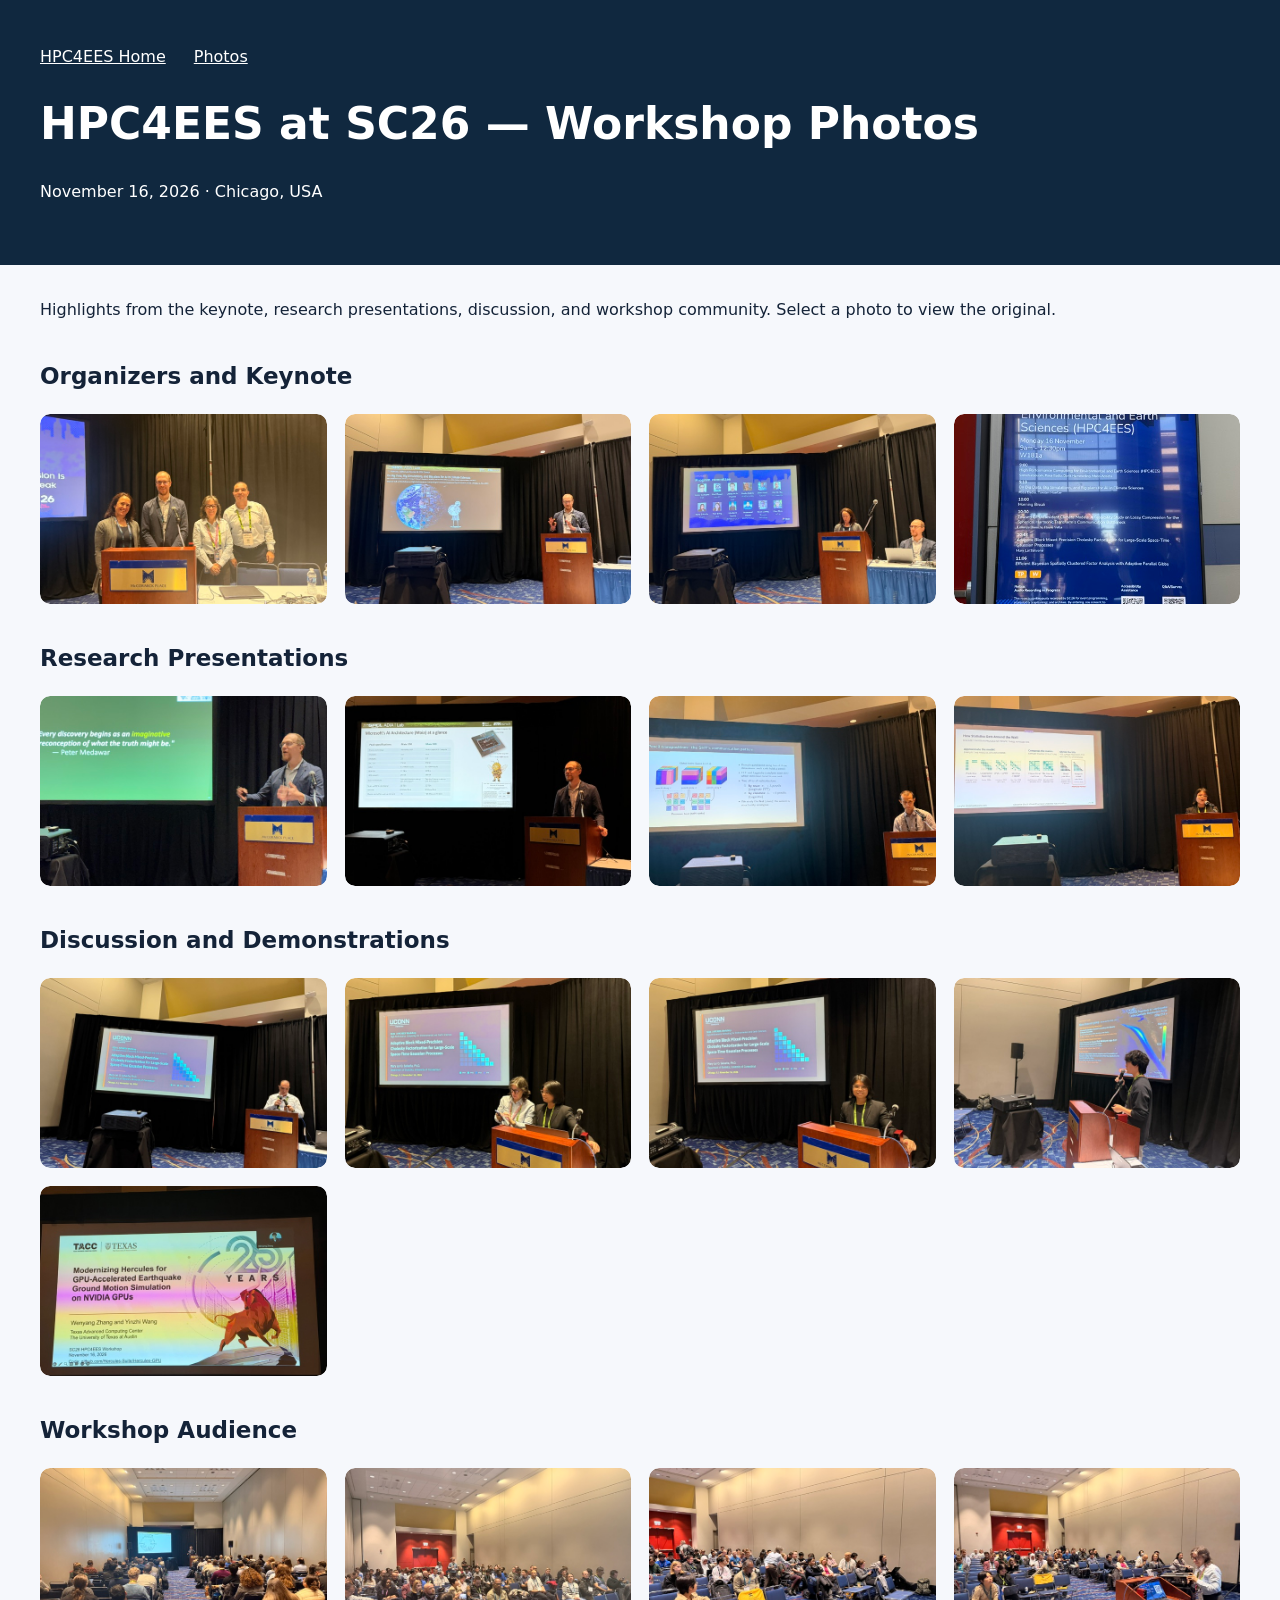
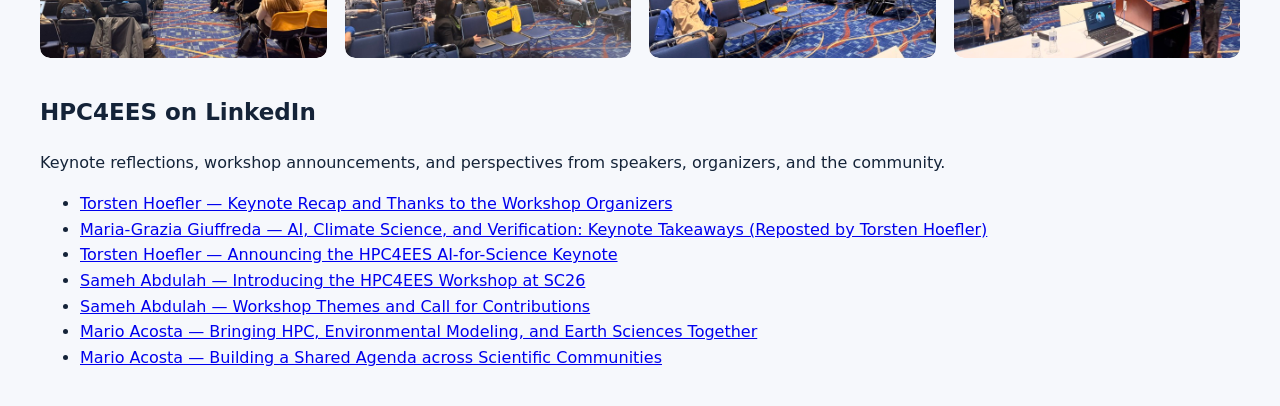
<file: photos.html>
<!doctype html><html lang="en"><head><meta charset="utf-8"><meta name="viewport" content="width=device-width,initial-scale=1"><title>SC26 Photos | HPC4EES</title><link rel="icon" href="favicon.svg"><style>body{margin:0;font:16px/1.6 system-ui,sans-serif;background:#f6f8fc;color:#142338}header{background:#10283f;color:white;padding:44px max(24px,calc((100vw - 1200px)/2))}nav{display:flex;gap:28px}nav a{color:white}main{max-width:1200px;margin:32px auto;padding:0 24px}h1{font-size:clamp(28px,4vw,44px);line-height:1.15}.photo-grid{display:grid;grid-template-columns:repeat(4,minmax(0,1fr));gap:18px}.photo-grid img{width:100%;height:190px;object-fit:cover;border-radius:10px;display:block}.photo-grid a{background:white;border-radius:10px;overflow:hidden}section{margin:36px 0}h2{font-size:23px}@media(max-width:850px){.photo-grid{grid-template-columns:repeat(2,minmax(0,1fr))}}@media(max-width:480px){.photo-grid{grid-template-columns:1fr}.photo-grid img{height:auto}}</style></head><body><header><nav><a href="index.html">HPC4EES Home</a><a href="photos.html" aria-current="page">Photos</a></nav><h1>HPC4EES at SC26 — Workshop Photos</h1><p>November 16, 2026 · Chicago, USA</p></header><main><p>Highlights from the keynote, research presentations, discussion, and workshop community. Select a photo to view the original.</p><section><h2>Organizers and Keynote</h2><div class="photo-grid"><a href="photos/sc26/IMG_6423.jpeg" target="_blank" rel="noopener"><img src="photos/sc26/IMG_6423.jpeg" alt="HPC4EES SC26 — Organizers and Keynote" loading="lazy"></a><a href="photos/sc26/IMG_6406.jpeg" target="_blank" rel="noopener"><img src="photos/sc26/IMG_6406.jpeg" alt="HPC4EES SC26 — Organizers and Keynote" loading="lazy"></a><a href="photos/sc26/IMG_6405.jpeg" target="_blank" rel="noopener"><img src="photos/sc26/IMG_6405.jpeg" alt="HPC4EES SC26 — Organizers and Keynote" loading="lazy"></a><a href="photos/sc26/IMG_1483.jpeg" target="_blank" rel="noopener"><img src="photos/sc26/IMG_1483.jpeg" alt="HPC4EES SC26 — Organizers and Keynote" loading="lazy"></a></div></section><section><h2>Research Presentations</h2><div class="photo-grid"><a href="photos/sc26/IMG_1458.jpeg" target="_blank" rel="noopener"><img src="photos/sc26/IMG_1458.jpeg" alt="HPC4EES SC26 — Research Presentations" loading="lazy"></a><a href="photos/sc26/IMG_1473.jpeg" target="_blank" rel="noopener"><img src="photos/sc26/IMG_1473.jpeg" alt="HPC4EES SC26 — Research Presentations" loading="lazy"></a><a href="photos/sc26/IMG_6424.jpeg" target="_blank" rel="noopener"><img src="photos/sc26/IMG_6424.jpeg" alt="HPC4EES SC26 — Research Presentations" loading="lazy"></a><a href="photos/sc26/IMG_6425.jpeg" target="_blank" rel="noopener"><img src="photos/sc26/IMG_6425.jpeg" alt="HPC4EES SC26 — Research Presentations" loading="lazy"></a></div></section><section><h2>Discussion and Demonstrations</h2><div class="photo-grid"><a href="photos/sc26/IMG_1493.jpeg" target="_blank" rel="noopener"><img src="photos/sc26/IMG_1493.jpeg" alt="HPC4EES SC26 — Discussion and Demonstrations" loading="lazy"></a><a href="photos/sc26/IMG_1495.jpeg" target="_blank" rel="noopener"><img src="photos/sc26/IMG_1495.jpeg" alt="HPC4EES SC26 — Discussion and Demonstrations" loading="lazy"></a><a href="photos/sc26/IMG_1503.jpeg" target="_blank" rel="noopener"><img src="photos/sc26/IMG_1503.jpeg" alt="HPC4EES SC26 — Discussion and Demonstrations" loading="lazy"></a><a href="photos/sc26/IMG_6445.jpeg" target="_blank" rel="noopener"><img src="photos/sc26/IMG_6445.jpeg" alt="HPC4EES SC26 — Discussion and Demonstrations" loading="lazy"></a><a href="photos/sc26/IMG_6446.jpeg" target="_blank" rel="noopener"><img src="photos/sc26/IMG_6446.jpeg" alt="HPC4EES SC26 — Discussion and Demonstrations" loading="lazy"></a></div></section><section><h2>Workshop Audience</h2><div class="photo-grid"><a href="photos/sc26/IMG_6409.jpeg" target="_blank" rel="noopener"><img src="photos/sc26/IMG_6409.jpeg" alt="HPC4EES SC26 — Workshop Audience" loading="lazy"></a><a href="photos/sc26/IMG_6419.jpeg" target="_blank" rel="noopener"><img src="photos/sc26/IMG_6419.jpeg" alt="HPC4EES SC26 — Workshop Audience" loading="lazy"></a><a href="photos/sc26/IMG_6444.jpeg" target="_blank" rel="noopener"><img src="photos/sc26/IMG_6444.jpeg" alt="HPC4EES SC26 — Workshop Audience" loading="lazy"></a><a href="photos/sc26/IMG_6451.jpeg" target="_blank" rel="noopener"><img src="photos/sc26/IMG_6451.jpeg" alt="HPC4EES SC26 — Workshop Audience" loading="lazy"></a></div></section><section aria-labelledby="linkedin-posts"><h2 id="linkedin-posts">HPC4EES on LinkedIn</h2><p>Keynote reflections, workshop announcements, and perspectives from speakers, organizers, and the community.</p><ul><li><a href="https://www.linkedin.com/posts/torsten-hoefler_sc26-ugcPost-7528134346331836416-joCl/" target="_blank" rel="noopener noreferrer">Torsten Hoefler — Keynote Recap and Thanks to the Workshop Organizers</a></li><li><a href="https://www.linkedin.com/feed/update/urn:li:activity:7528206187176275968/" target="_blank" rel="noopener noreferrer">Maria-Grazia Giuffreda — AI, Climate Science, and Verification: Keynote Takeaways (Reposted by Torsten Hoefler)</a></li><li><a href="https://www.linkedin.com/posts/torsten-hoefler_sc26-ugcPost-7527918369732415488-d0Ca/" target="_blank" rel="noopener noreferrer">Torsten Hoefler — Announcing the HPC4EES AI-for-Science Keynote</a></li><li><a href="https://www.linkedin.com/posts/sameh-abdulah-487a6b22b_hpc4ees-hpc-statistics-activity-7454084017177534464-NBr1" target="_blank" rel="noopener noreferrer">Sameh Abdulah — Introducing the HPC4EES Workshop at SC26</a></li><li><a href="https://www.linkedin.com/posts/sameh-abdulah-487a6b22b_hpc4ees-activity-7467505781127651328-4ChZ" target="_blank" rel="noopener noreferrer">Sameh Abdulah — Workshop Themes and Call for Contributions</a></li><li><a href="https://www.linkedin.com/posts/mario-acosta-cobos_hpc4ees-activity-7473347673253871616-wOhT" target="_blank" rel="noopener noreferrer">Mario Acosta — Bringing HPC, Environmental Modeling, and Earth Sciences Together</a></li><li><a href="https://www.linkedin.com/posts/mario-acosta-cobos_hpc4ees-activity-7495122283057836032-7iWd" target="_blank" rel="noopener noreferrer">Mario Acosta — Building a Shared Agenda across Scientific Communities</a></li></ul></section></main></body></html>
</file>
